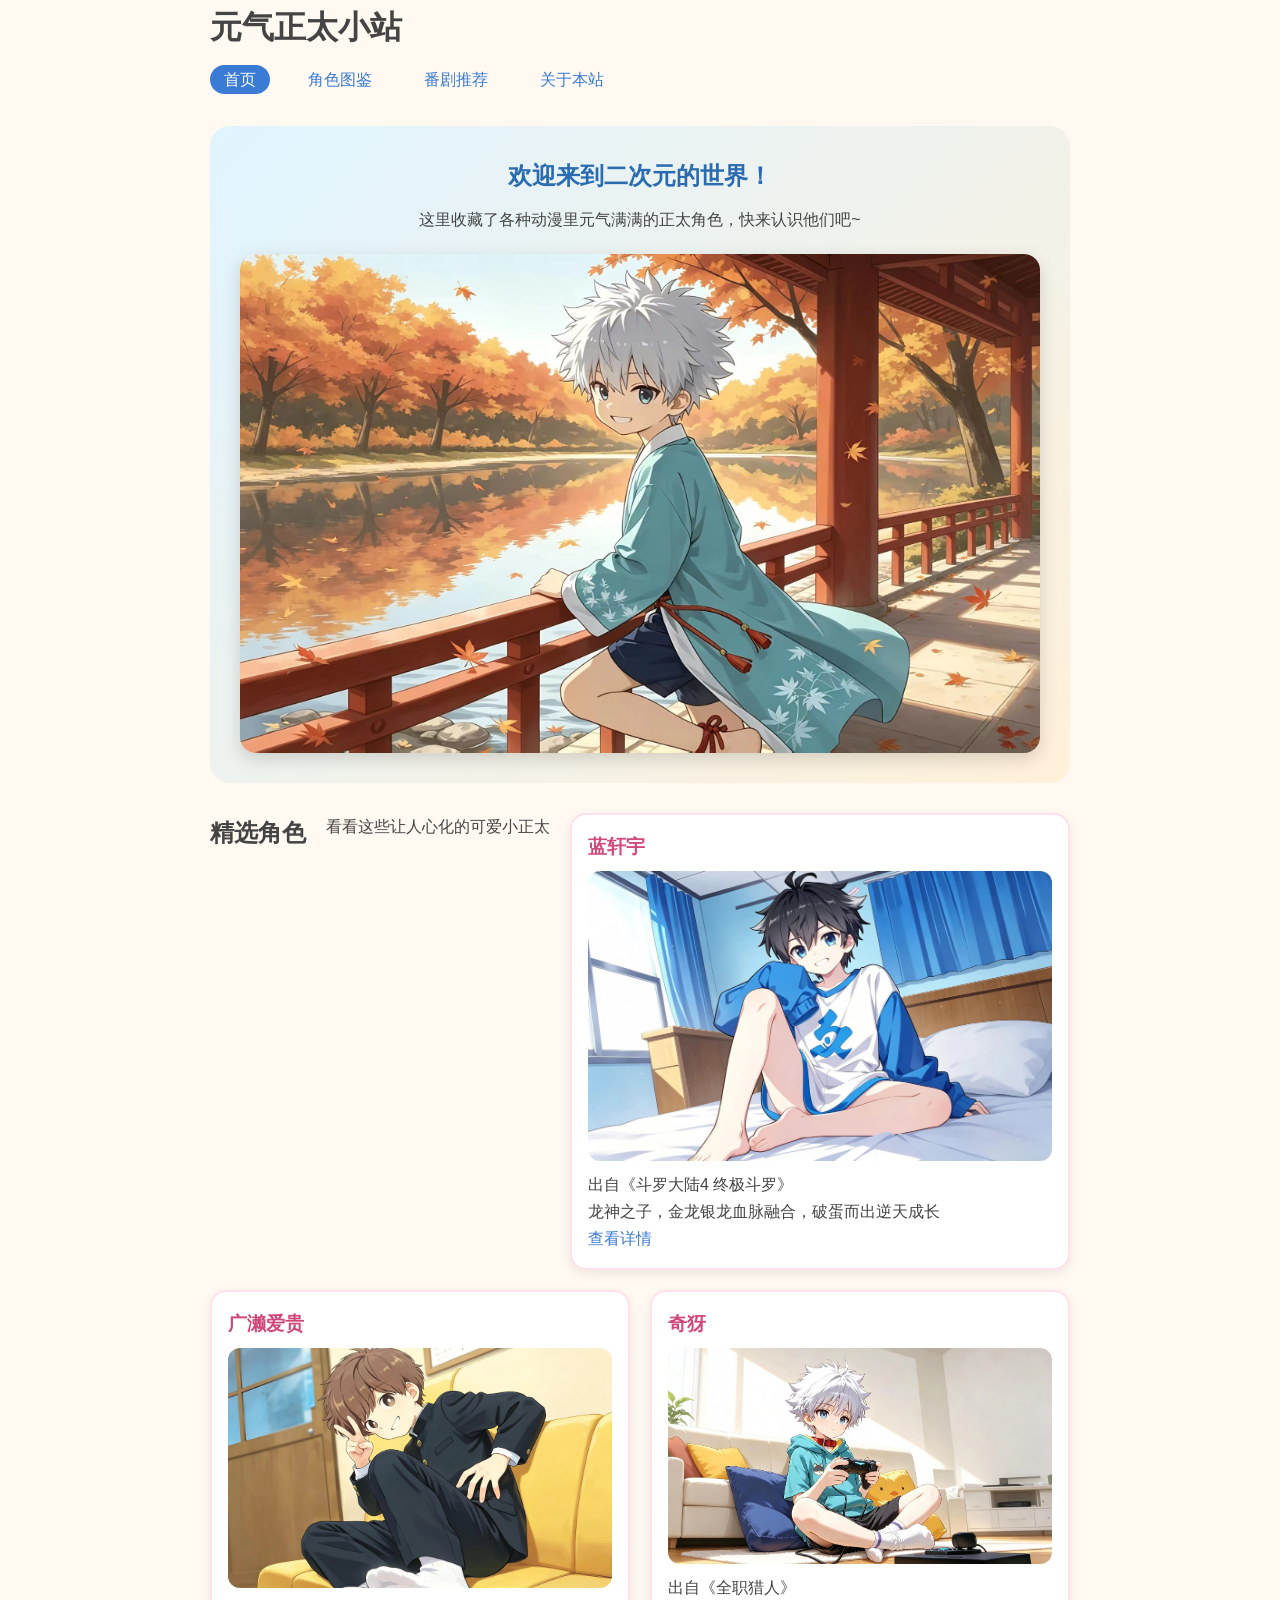
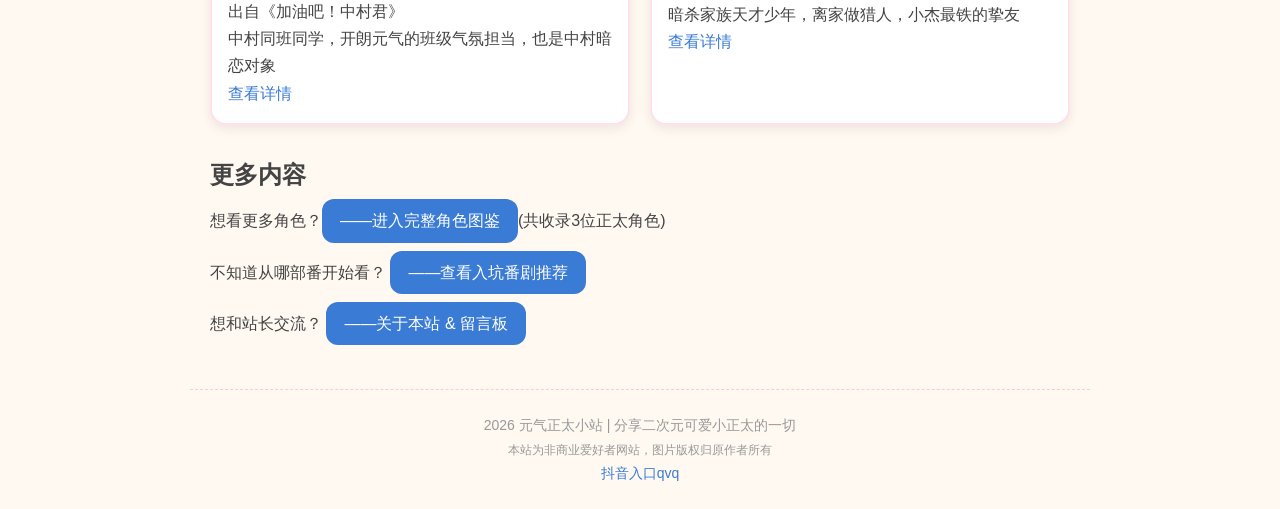
<file: index.html>
<!DOCTYPE html>
<html lang="zh-CN">
<head>
    <meta charset="UTF-8">
    <meta name="viewport" content="width=device-width, initial-scale=1.0">
    <title>元气正太小站</title>
    <link rel="stylesheet"href="css/style.css">
</head>
<body>
    <header>
        <h1>元气正太小站</h1> 
        <nav>
            <ul>
                <li><a href="#" class="current">首页</a></li>
                <li><a href="characters.html">角色图鉴</a></li>
                <li><a href="anime.html">番剧推荐</a></li>
                <li><a href="about.html">关于本站</a></li>
            </ul>
        </nav>
    </header>
    <main>
        <section class="hero">
            <h2>欢迎来到二次元的世界！</h2>
            <p>这里收藏了各种动漫里元气满满的正太角色，快来认识他们吧~</p>
            <img src="images/qiya01.jpg" alt="正太合集横幅">
            </section>
            <section class="featured">
                <h2>精选角色</h2>
                <p>看看这些让人心化的可爱小正太</p>
                <article>
                    <h3>蓝轩宇</h3>
                    <img src="images/lanxuanyu01.jpg" alt="蓝轩宇" >
                    <p>出自《斗罗大陆4 终极斗罗》</p>
                    <p>龙神之子，金龙银龙血脉融合，破蛋而出逆天成长</p>
                    <a href="pages/character-xuanyu.html">查看详情 </a>
                </article>

                <article>
                    <h3>广濑爱贵</h3>
                    <img src="images/guanglai01.jpg" alt="广濑爱贵" >
                    <p>出自《加油吧！中村君》</p>
                    <p>中村同班同学，开朗元气的班级气氛担当，也是中村暗恋对象</p>
                    <a href="pages/character-guanglai.html">查看详情</a>
                </article>

                <article>
                    <h3>奇犽</h3>
                    <img src="images/qiya02.jpg" alt="奇犽" >
                    <p>出自《全职猎人》</p>
                    <p>暗杀家族天才少年，离家做猎人，小杰最铁的挚友</p>
                    <a href="pages/character-qiya.html">查看详情</a>
                </article>
            </section>

            <section class="quick-nav">
                <h2>更多内容</h2>
                <p>想看更多角色？<a href="characters.html">——进入完整角色图鉴</a>(共收录3位正太角色)</p>
                <p>不知道从哪部番开始看？ <a href="anime.html">——查看入坑番剧推荐</a></p>
                <p>想和站长交流？ <a href="about.html">——关于本站 & 留言板</a></p>



            </section>
    </main>

    <footer>
        <p> 2026 元气正太小站 | 分享二次元可爱小正太的一切</p>
        <p><small>本站为非商业爱好者网站，图片版权归原作者所有</small></p>
        <a href="https://www.douyin.com/jingxuan">抖音入口qvq</a>
    </footer>
    
    
</body>
</html>
</file>
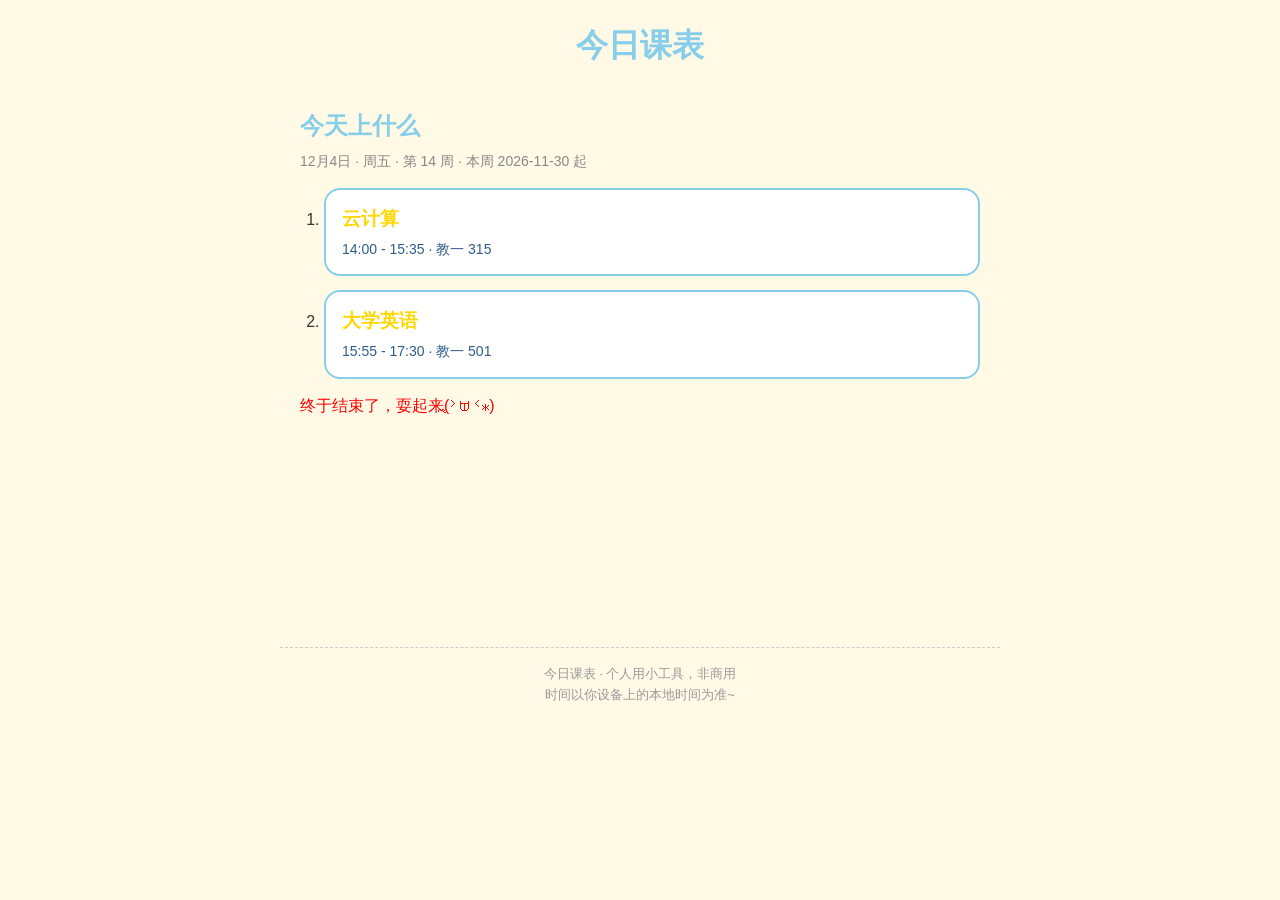
<file: today-schedule/index.html>
<!DOCTYPE html>
<html lang="zh-CN">
<head>
    <meta charset="UTF-8">
    <meta name="viewport" content="width=device-width, initial-scale=1.0">
    <title>今日课表</title>
    <link rel="stylesheet" href="css/style.css">
</head>
<body>
    <header>
        <h1>今日课表</h1>
    </header> 

    <main>
        <h2>今天上什么</h2>
        <p id="today-line">（日期待填）</p>

        <ol id="schedule-list" class="schedule-list">
            <li class="lesson">
                <h3>大学英语</h3>
                <p>08:20 - 09:55 · 教一 301</p>
            </li>
            <li class="lesson next">
                <h3>道德与法治</h3>
                <p>10:15 - 11:50 · 教一 205</p>
                <span class="badge">下一节</span>
            </li>
            <li class="lesson">
                <h3>网页设计与实践</h3>
                <p>14:00 - 15:35 · 教一 205</p>
            </li>
            <li class="lesson">
                <h3>体育</h3>
                <p>16:00 - 17:30 · 教一 205</p>
            </li>
        </ol>

        <p class="hint" id="hint">（状态提示待填）</p>
    </main>

    <footer>
        <p>今日课表 · 个人用小工具，非商用</p>
        <p>时间以你设备上的本地时间为准~</p>
    </footer>

    <script src="js/schedule.js"></script>
    
    
</body>
</html>
</file>
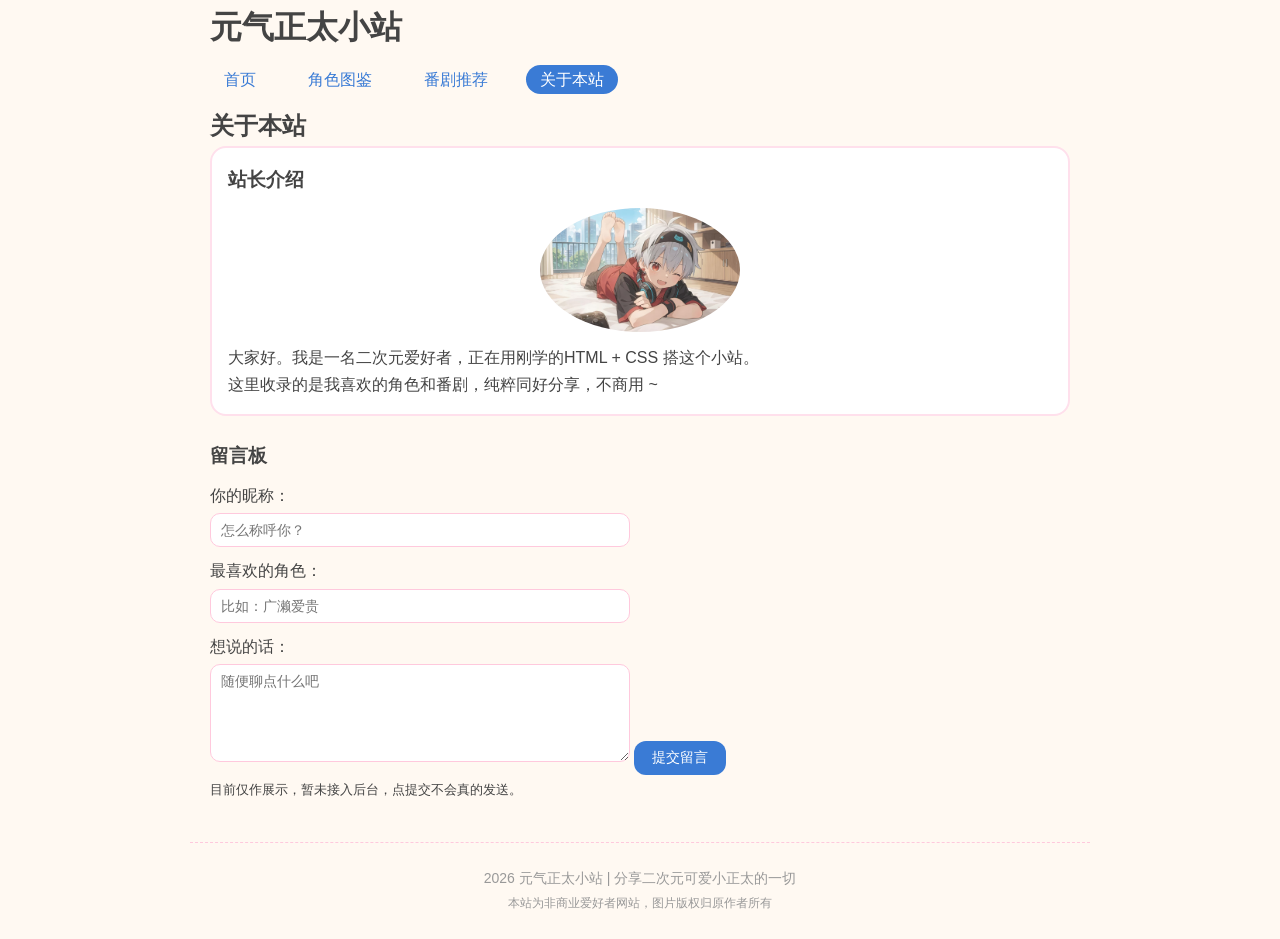
<file: about.html>
<!DOCTYPE html>
<html lang="zh-CN">
<head>
    <meta charset="UTF-8">
    <meta name="viewport" content="width=device-width, initial-scale=1.0">
    <title>关于本站 - 元气正太小站</title>
    <link rel="stylesheet"href="css/style.css">
</head>
<body>
    <header>
        <h1> 元气正太小站</h1>
        <nav>
            <ul>
                <li><a href="index.html">首页</a></li>
                <li><a href="characters.html" >角色图鉴</a></li>
                <li><a href="anime.html">番剧推荐</a></li>
                <li><a href="#" class="current">关于本站</a></li>
            </ul>
        </nav>
    </header>
    <main>
        <h2>关于本站</h2>

        <section class="about-me">
            <h3>站长介绍</h3>
            <img src="images/touxiang.jpg" alt="站长头像">
            <p>大家好。我是一名二次元爱好者，正在用刚学的HTML + CSS 搭这个小站。</p>
            <p>这里收录的是我喜欢的角色和番剧，纯粹同好分享，不商用 ~</p>
        </section>
        <section>
            <h3>留言板</h3>
            <form class="about-form" onsubmit="alert('不是，你还真填啊😝'); return false;">
                <label for="nickname">你的昵称：</label>
                <input type="text" id="nickname" placeholder="怎么称呼你？">

                <label for="favorite">最喜欢的角色：</label>
                <input type="text" id="favorite" placeholder="比如：广濑爱贵">

                <label for="message">想说的话：</label>
                <textarea type="text" id="message" rows="5" placeholder="随便聊点什么吧"></textarea>

                <button type="submit">提交留言</button>
            </form>
            <p><small>目前仅作展示，暂未接入后台，点提交不会真的发送。</small></p>
        </section>
    </main>

    <footer>
        <p> 2026 元气正太小站 | 分享二次元可爱小正太的一切</p>
        <p><small>本站为非商业爱好者网站，图片版权归原作者所有</small></p>
    </footer>
    
    
</body>
</html>
</file>
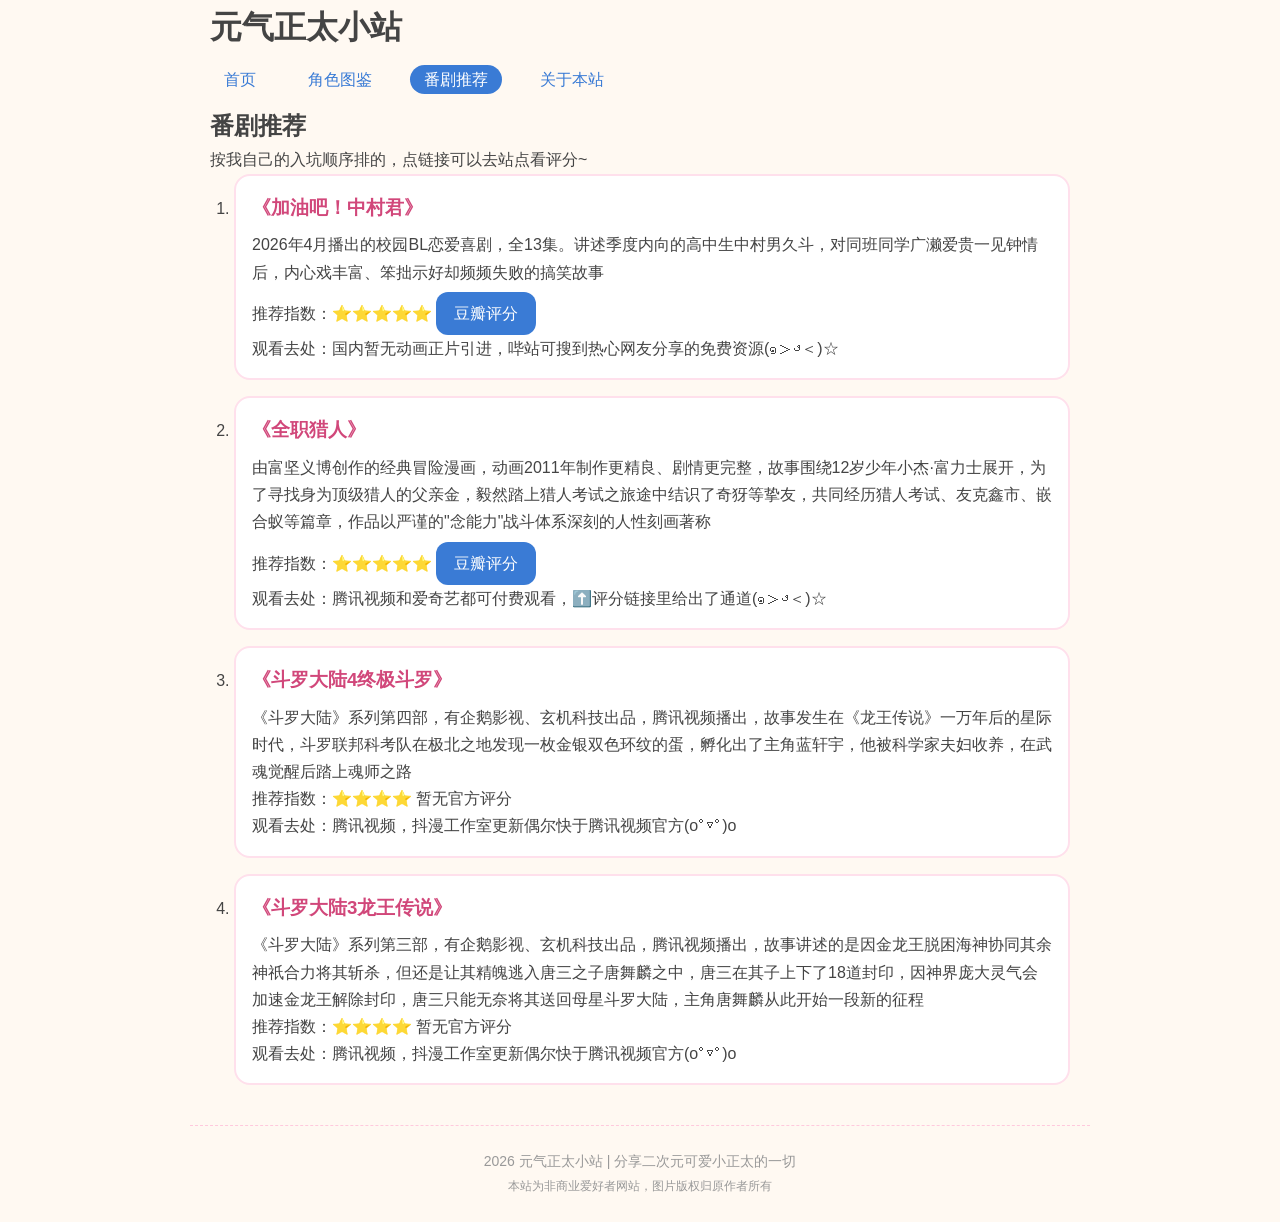
<file: anime.html>
<!DOCTYPE html>
<html lang="zh-CN">
<head>
    <meta charset="UTF-8">
    <meta name="viewport" content="width=device-width, initial-scale=1.0">
    <title>番剧推荐 - 元气正太小站</title>
    <link rel="stylesheet"href="css/style.css">
</head>
<body>
    <header>
        <h1>元气正太小站</h1>
        <nav>
            <ul>
                <li><a href="index.html">首页</a></li>
                <li><a href="characters.html" >角色图鉴</a></li>
                <li><a href="#" class="current">番剧推荐</a></li>
                <li><a href="about.html">关于本站</a></li>
            </ul>
        </nav>
    </header>
    <main>
        <h2>番剧推荐</h2>
        <p>按我自己的入坑顺序排的，点链接可以去站点看评分~</p>

        <ol class="anime-list">
            <li>
                <h3>《加油吧！中村君》</h3>
                <p>2026年4月播出的校园BL恋爱喜剧，全13集。讲述季度内向的高中生中村男久斗，对同班同学广濑爱贵一见钟情后，内心戏丰富、笨拙示好却频频失败的搞笑故事</p>
                <p>推荐指数：⭐⭐⭐⭐⭐     <a href="https://movie.douban.com/subject/37007231/" target="_blank">豆瓣评分</a></p>
                <p>观看去处：国内暂无动画正片引进，哔站可搜到热心网友分享的免费资源(๑＞ڡ＜)☆</p>
            </li>
            <li>
                <h3>《全职猎人》</h3>
                <p>由富坚义博创作的经典冒险漫画，动画2011年制作更精良、剧情更完整，故事围绕12岁少年小杰·富力士展开，为了寻找身为顶级猎人的父亲金，毅然踏上猎人考试之旅途中结识了奇犽等挚友，共同经历猎人考试、友克鑫市、嵌合蚁等篇章，作品以严谨的"念能力"战斗体系深刻的人性刻画著称</p>
                <p>推荐指数：⭐⭐⭐⭐⭐     <a href="https://movie.douban.com/subject/6748086/">豆瓣评分</a></p>
                <p>观看去处：腾讯视频和爱奇艺都可付费观看，⬆️评分链接里给出了通道(๑＞ڡ＜)☆</p>
            </li>
            <li>
                <h3>《斗罗大陆4终极斗罗》</h3>
                <p>《斗罗大陆》系列第四部，有企鹅影视、玄机科技出品，腾讯视频播出，故事发生在《龙王传说》一万年后的星际时代，斗罗联邦科考队在极北之地发现一枚金银双色环纹的蛋，孵化出了主角蓝轩宇，他被科学家夫妇收养，在武魂觉醒后踏上魂师之路</p>
                <p>推荐指数：⭐⭐⭐⭐ 暂无官方评分</a></p>
                <p>观看去处：腾讯视频，抖漫工作室更新偶尔快于腾讯视频官方(oﾟ▽ﾟ)o  </p>
            </li>
            <li>
                <h3>《斗罗大陆3龙王传说》</h3>
                <p>《斗罗大陆》系列第三部，有企鹅影视、玄机科技出品，腾讯视频播出，故事讲述的是因金龙王脱困海神协同其余神祇合力将其斩杀，但还是让其精魄逃入唐三之子唐舞麟之中，唐三在其子上下了18道封印，因神界庞大灵气会加速金龙王解除封印，唐三只能无奈将其送回母星斗罗大陆，主角唐舞麟从此开始一段新的征程</p>
                <p>推荐指数：⭐⭐⭐⭐ 暂无官方评分</a></p>
                <p>观看去处：腾讯视频，抖漫工作室更新偶尔快于腾讯视频官方(oﾟ▽ﾟ)o  </p>
            </li>
        </ol>
    </main>

    <footer>
        <p> 2026 元气正太小站 | 分享二次元可爱小正太的一切</p>
        <p><small>本站为非商业爱好者网站，图片版权归原作者所有</small></p>
    </footer>
    
    
</body>
</html>
</file>
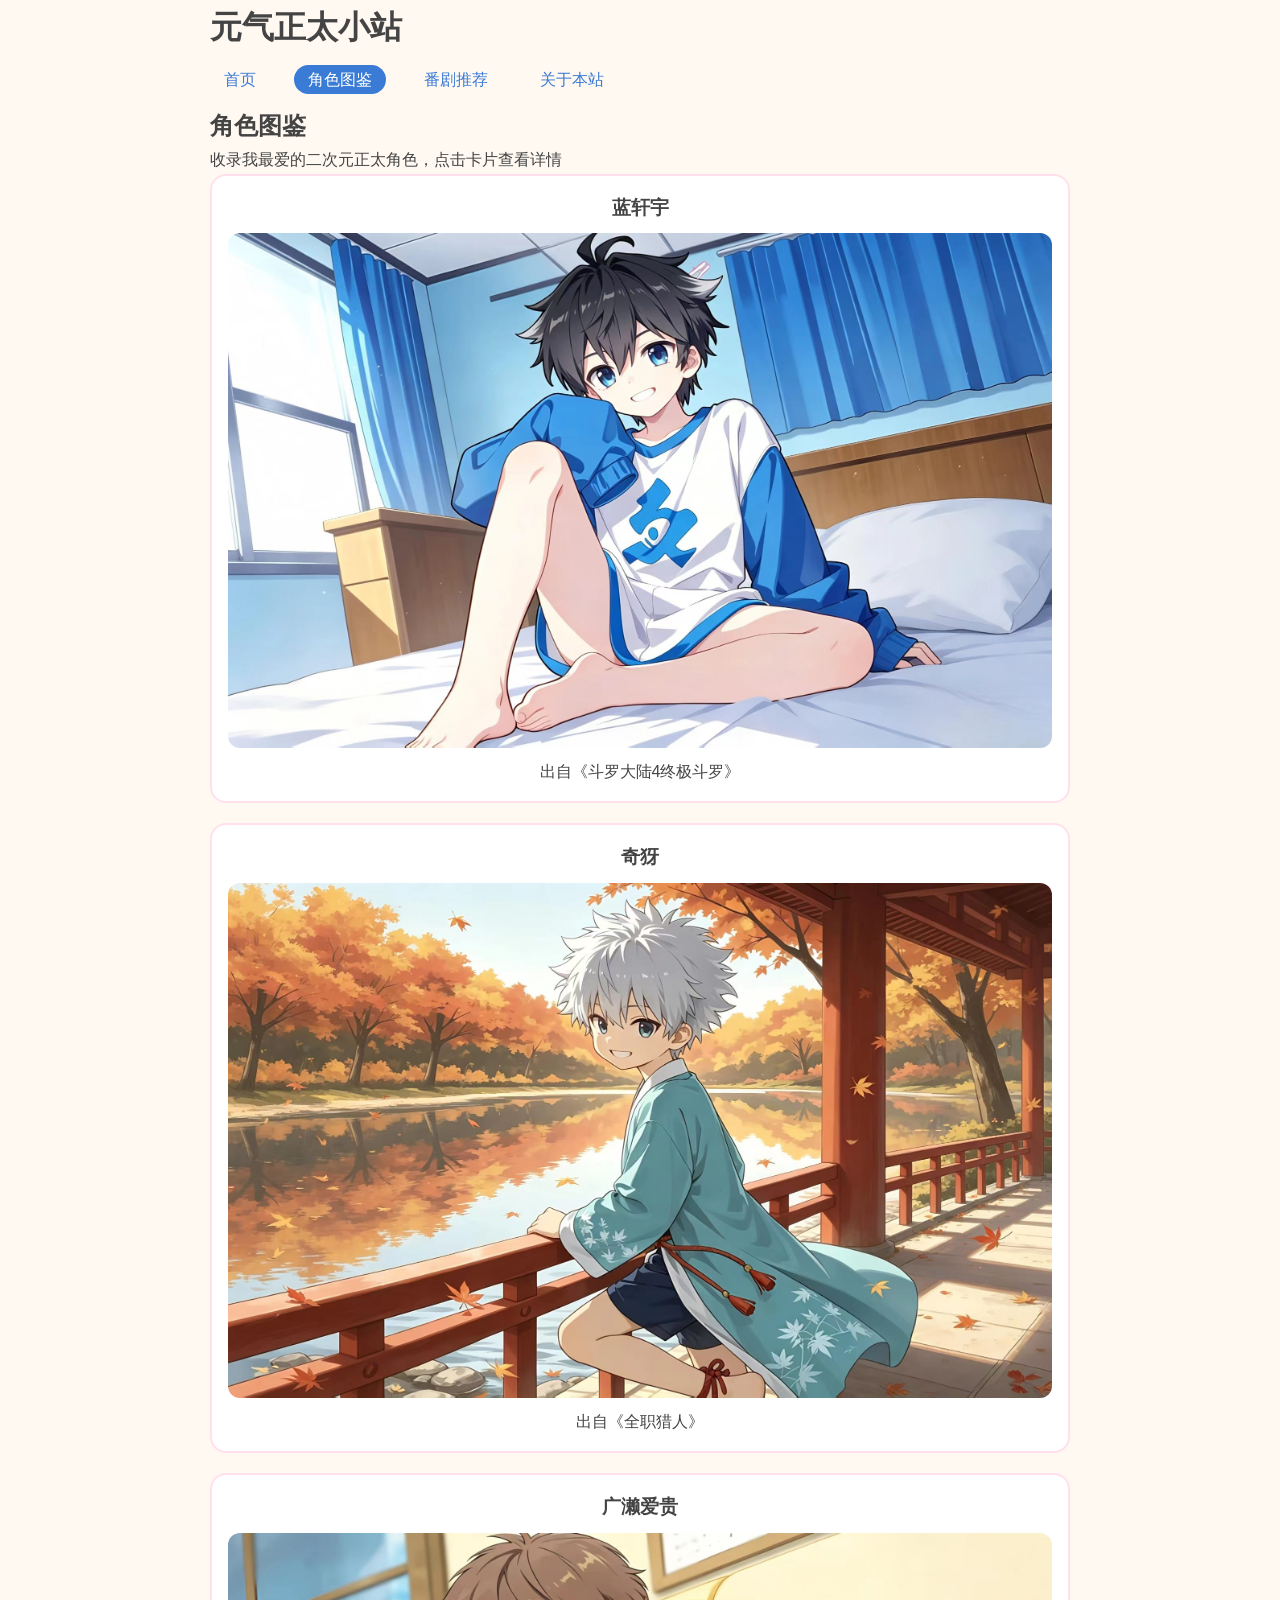
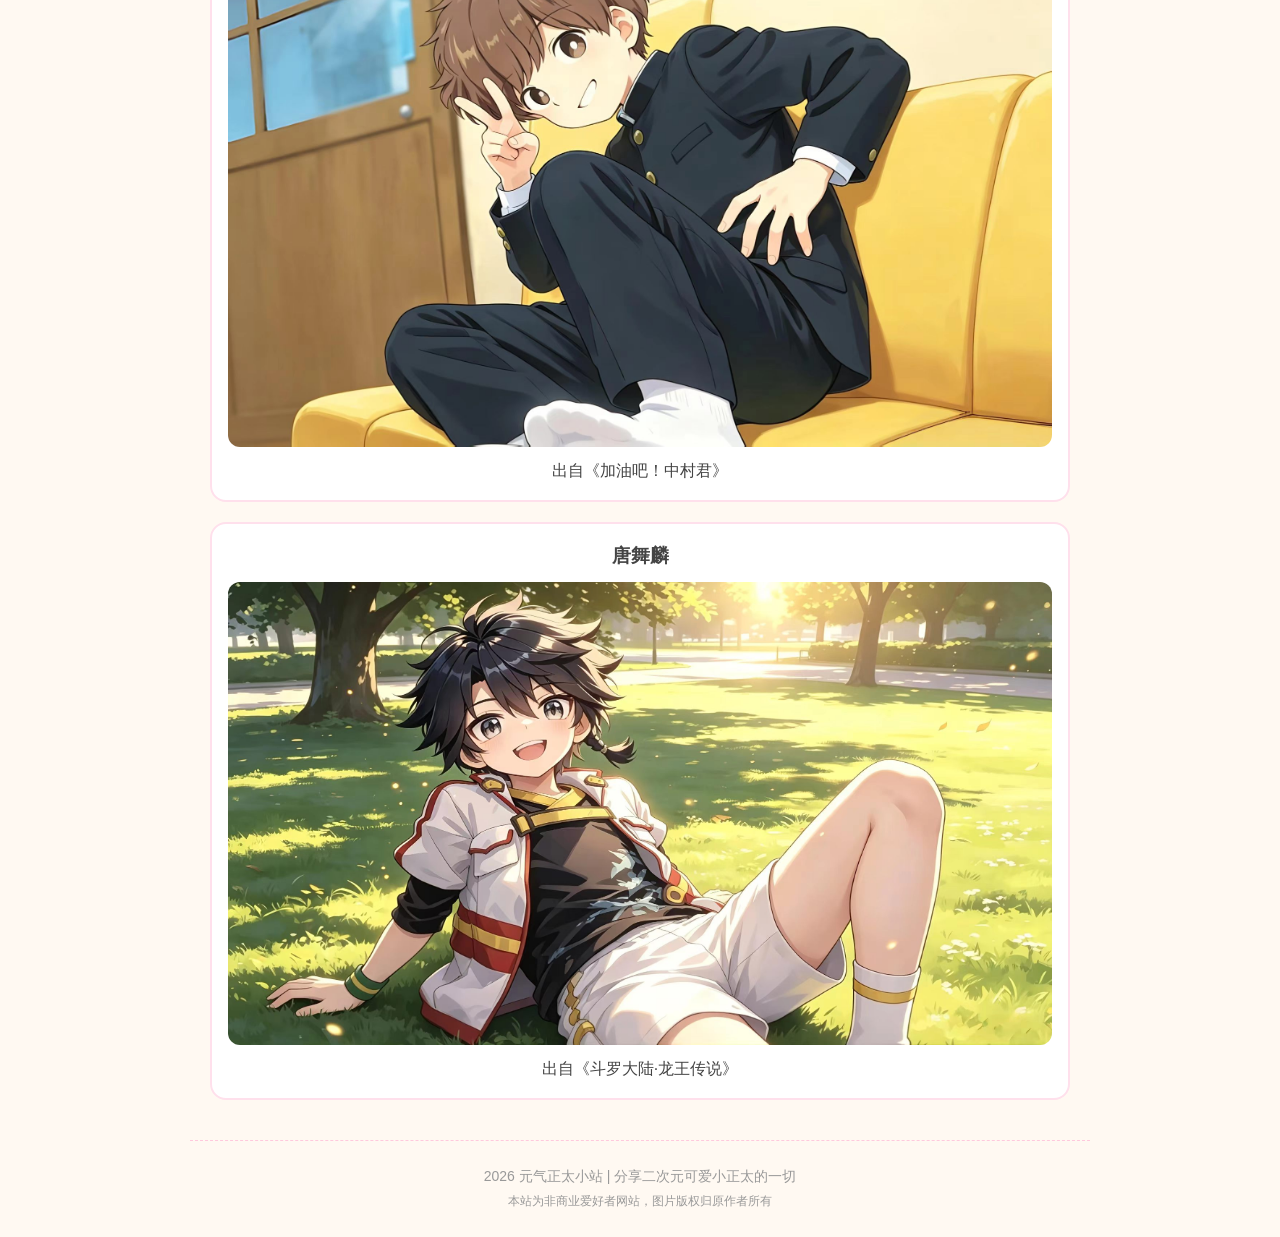
<file: characters.html>
<!DOCTYPE html>
<html lang="zh-CN">
<head>
    <meta charset="UTF-8">
    <meta name="viewport" content="width=device-width, initial-scale=1.0">
    <title>角色图鉴 - 元气正太小站</title>
    <link rel="stylesheet"href="css/style.css">
</head>
<body>
    <header>
        <h1>元气正太小站</h1>
        <nav>
            <ul>
                <li><a href="index.html">首页</a></li>
                <li><a href="characters.html" class="current">角色图鉴</a></li>
                <li><a href="anime.html">番剧推荐</a></li>
                <li><a href="about.html">关于本站</a></li>
            </ul>
        </nav>
    </header>
    <main>
        <h2>角色图鉴</h2>
        <p>收录我最爱的二次元正太角色，点击卡片查看详情</p>

        <article class="character-card">
            <h3>蓝轩宇</h3>
            <a href="pages/character-xuanyu.html"><img src="images/lanxuanyu01.jpg"alt="蓝轩宇"></a>
            <p>出自《斗罗大陆4终极斗罗》</p>

        </article>
        <article class="character-card">
            <h3>奇犽</h3>
            <a href="pages/character-qiya.html"><img src="images/qiya01.jpg"alt="奇犽"></a>
            <p>出自《全职猎人》</p>

        </article>
        <article class="character-card">
            <h3>广濑爱贵</h3>
            <a href="pages/character-guanglai.html"><img src="images/guanglai01.jpg"alt="广濑爱贵"></a>
            <p>出自《加油吧！中村君》</p>

        </article>
        <article class="character-card">
            <h3>唐舞麟</h3>
            <a href="pages/character-wulin.html"><img src="images/wulin02.jpg"alt="唐舞麟"></a>
            <p>出自《斗罗大陆·龙王传说》</p>

        </article>



    </main>

    <footer>
        <p> 2026 元气正太小站 | 分享二次元可爱小正太的一切</p>
        <p><small>本站为非商业爱好者网站，图片版权归原作者所有</small></p>
    </footer>
    
    
</body>
</html>
</file>
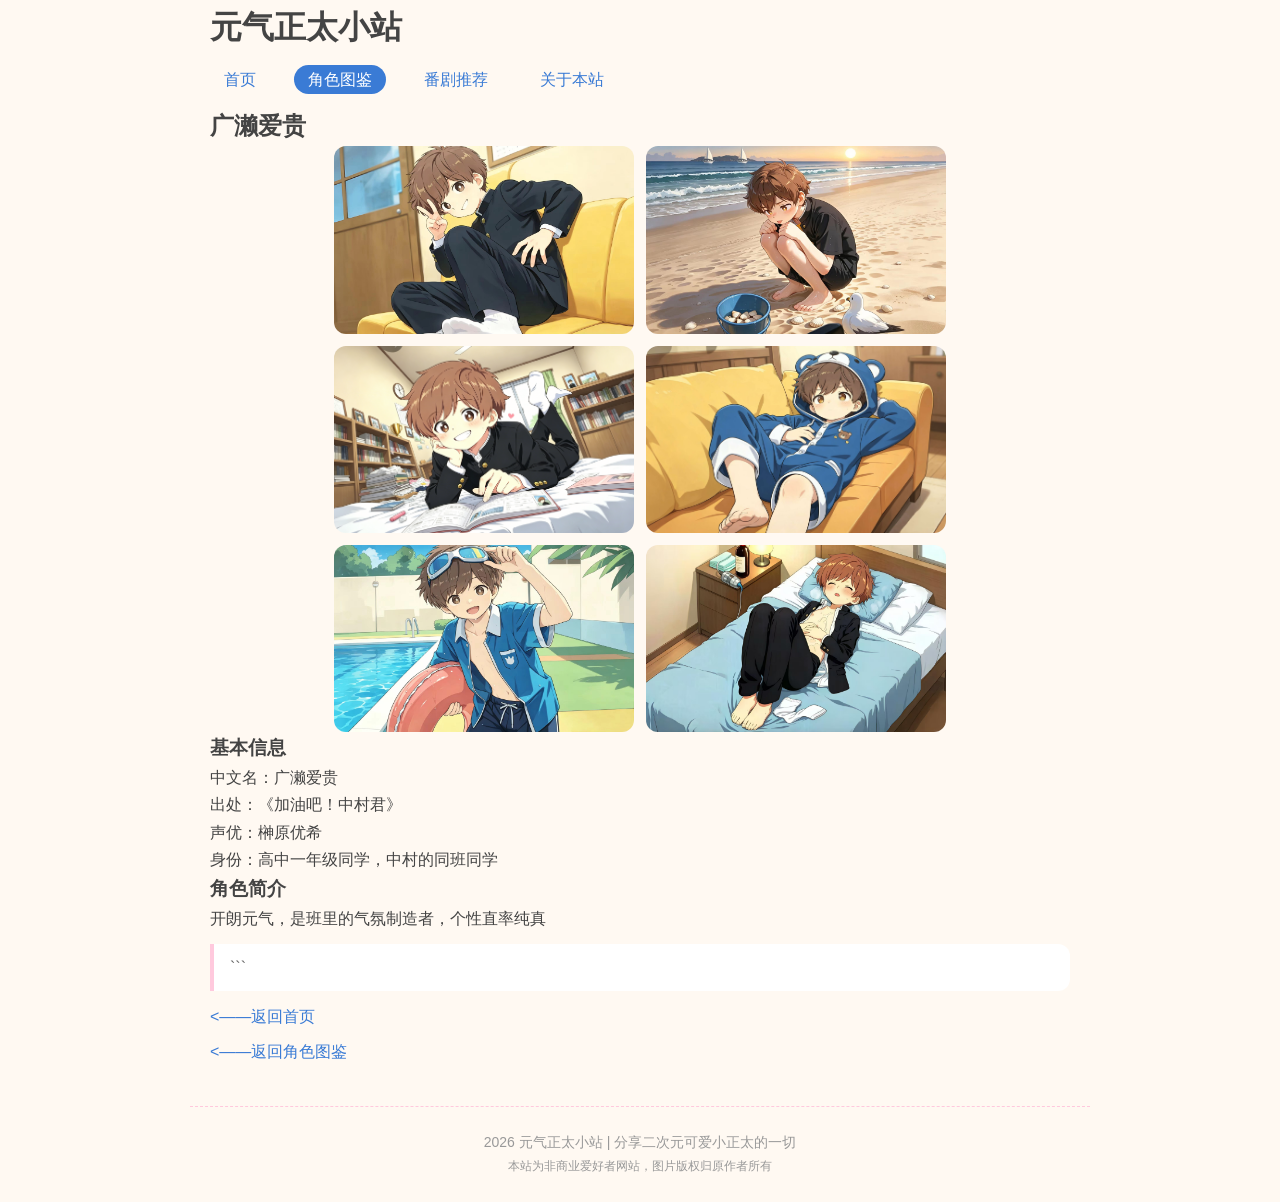
<file: pages/character-guanglai.html>
<!DOCTYPE html>
<html lang="zh-CN">
<head>
    <meta charset="UTF-8">
    <meta name="viewport" content="width=device-width, initial-scale=1.0">
    <title>广濑爱贵 - 元气正太小站</title>
    <link rel="stylesheet"href="../css/style.css">
</head>
<body>
    <header>
        <h1>元气正太小站</h1>
        <nav>
            <ul>
                <li><a href="../index.html">首页</a></li>
                <li><a href="../characters.html" class="current">角色图鉴</a></li>
                <li><a href="../anime.html">番剧推荐</a></li>
                <li><a href="../about.html">关于本站</a></li>
            </ul>
        </nav>
    </header>
    <main>
        <h2>广濑爱贵</h2>
        <div class="gallery">
            <img src="../images/guanglai01.jpg" alt="广濑爱贵">
            <img src="../images/guanglai03.jpg" alt="广濑爱贵">
            <img src="../images/guanglai04.png" alt="广濑爱贵">
            <img src="../images/guanglai05.png" alt="广濑爱贵">
            <img src="../images/guanglai06.jpg" alt="广濑爱贵">
            <img src="../images/guanglai07.jpg" alt="广濑爱贵">
        </div>
        <h3>基本信息</h3>
        <ul>
            <li>中文名：广濑爱贵</li>
            <li>出处：《加油吧！中村君》</li>
            <li>声优：榊原优希</li>
            <li>身份：高中一年级同学，中村的同班同学</li>
        </ul>
        <h3>角色简介</h3>
        <p>开朗元气，是班里的气氛制造者，个性直率纯真</p>
        <blockquote>```</blockquote>
        <a class="back" href="../index.html"><——返回首页</a>
        <a class="back" href="../characters.html"><——返回角色图鉴</a>
        
    </main>
    

    <footer>
        <p> 2026 元气正太小站 | 分享二次元可爱小正太的一切</p>
        <p><small>本站为非商业爱好者网站，图片版权归原作者所有</small></p>
    </footer>
    
    
</body>
</html>
</file>
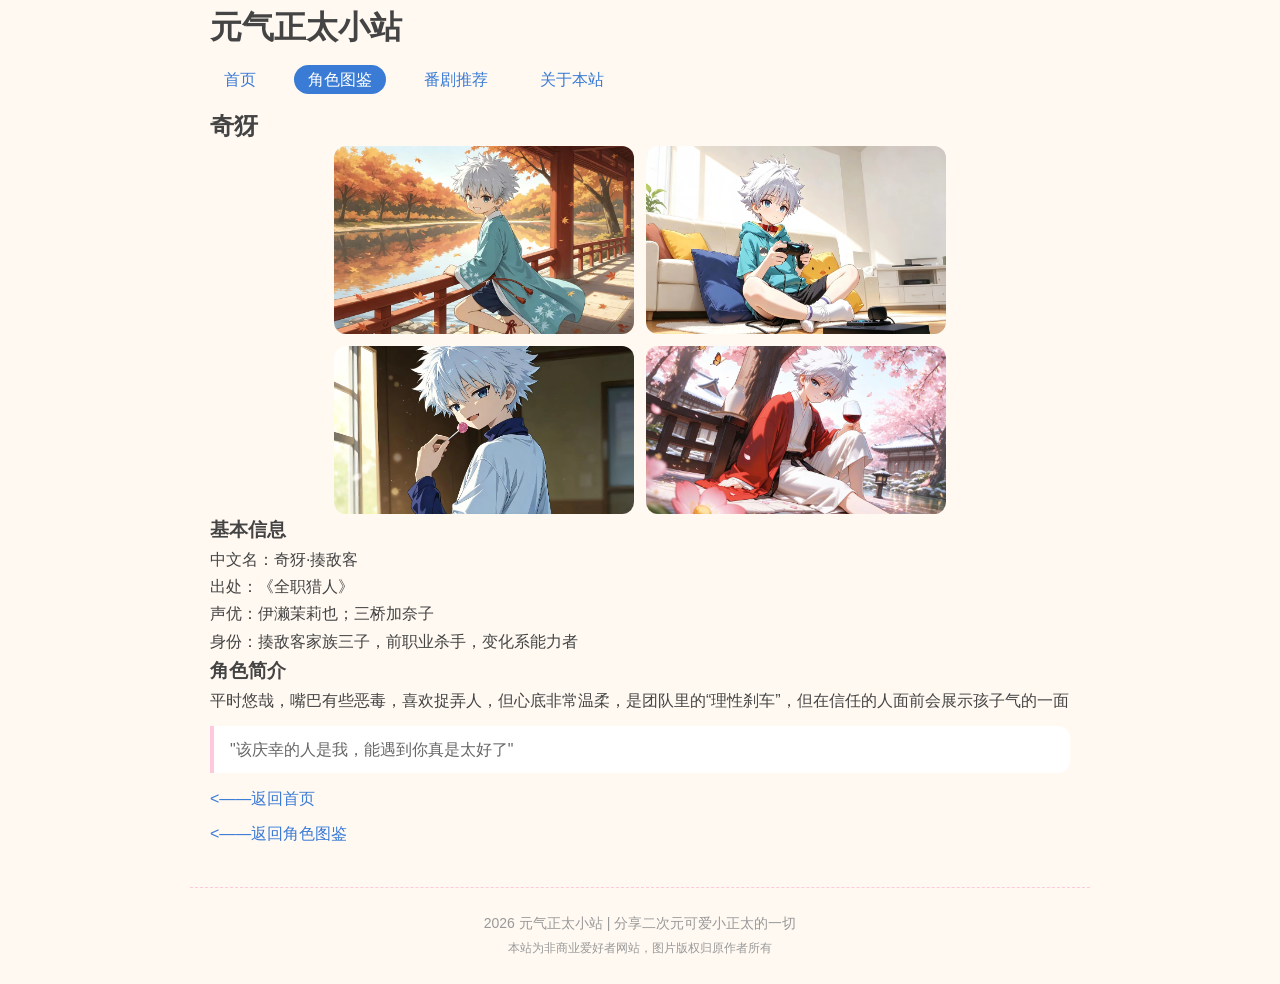
<file: pages/character-qiya.html>
<!DOCTYPE html>
<html lang="zh-CN">
<head>
    <meta charset="UTF-8">
    <meta name="viewport" content="width=device-width, initial-scale=1.0">
    <title>奇犽 - 元气正太小站</title>
    <link rel="stylesheet"href="../css/style.css">
</head>
<body>
    <header>
        <h1>元气正太小站</h1>
        <nav>
            <ul>
                <li><a href="../index.html">首页</a></li>
                <li><a href="#" class="current">角色图鉴</a></li>
                <li><a href="../anime.html">番剧推荐</a></li>
                <li><a href="../about.html">关于本站</a></li>
            </ul>
        </nav>
    </header>
    <main>
        
        <h2>奇犽</h2>
        <div class="gallery">
            <img src="../images/qiya01.jpg" alt="奇犽">
            <img src="../images/qiya02.jpg" alt="奇犽">
            <img src="../images/qiya03.jpg" alt="奇犽">
            <img src="../images/qiya04.jpg" alt="奇犽">
        
        </div>
        <h3>基本信息</h3>
        <ul>
            <li>中文名：奇犽·揍敌客<li>
            <li>出处：《全职猎人》</li>
            <li>声优：伊濑茉莉也；三桥加奈子</li>
            <li>身份：揍敌客家族三子，前职业杀手，变化系能力者</li>
        </ul>
        <h3>角色简介</h3>
        <p>平时悠哉，嘴巴有些恶毒，喜欢捉弄人，但心底非常温柔，是团队里的“理性刹车”，但在信任的人面前会展示孩子气的一面</p>
        <blockquote>"该庆幸的人是我，能遇到你真是太好了"</blockquote>
        <a class="back" href="../index.html"><——返回首页</a>
        <a class="back" href="../characters.html"><——返回角色图鉴</a>
        
    </main>
    

    <footer>
        <p> 2026 元气正太小站 | 分享二次元可爱小正太的一切</p>
        <p><small>本站为非商业爱好者网站，图片版权归原作者所有</small></p>
    </footer>
    
    
</body>
</html>
</file>
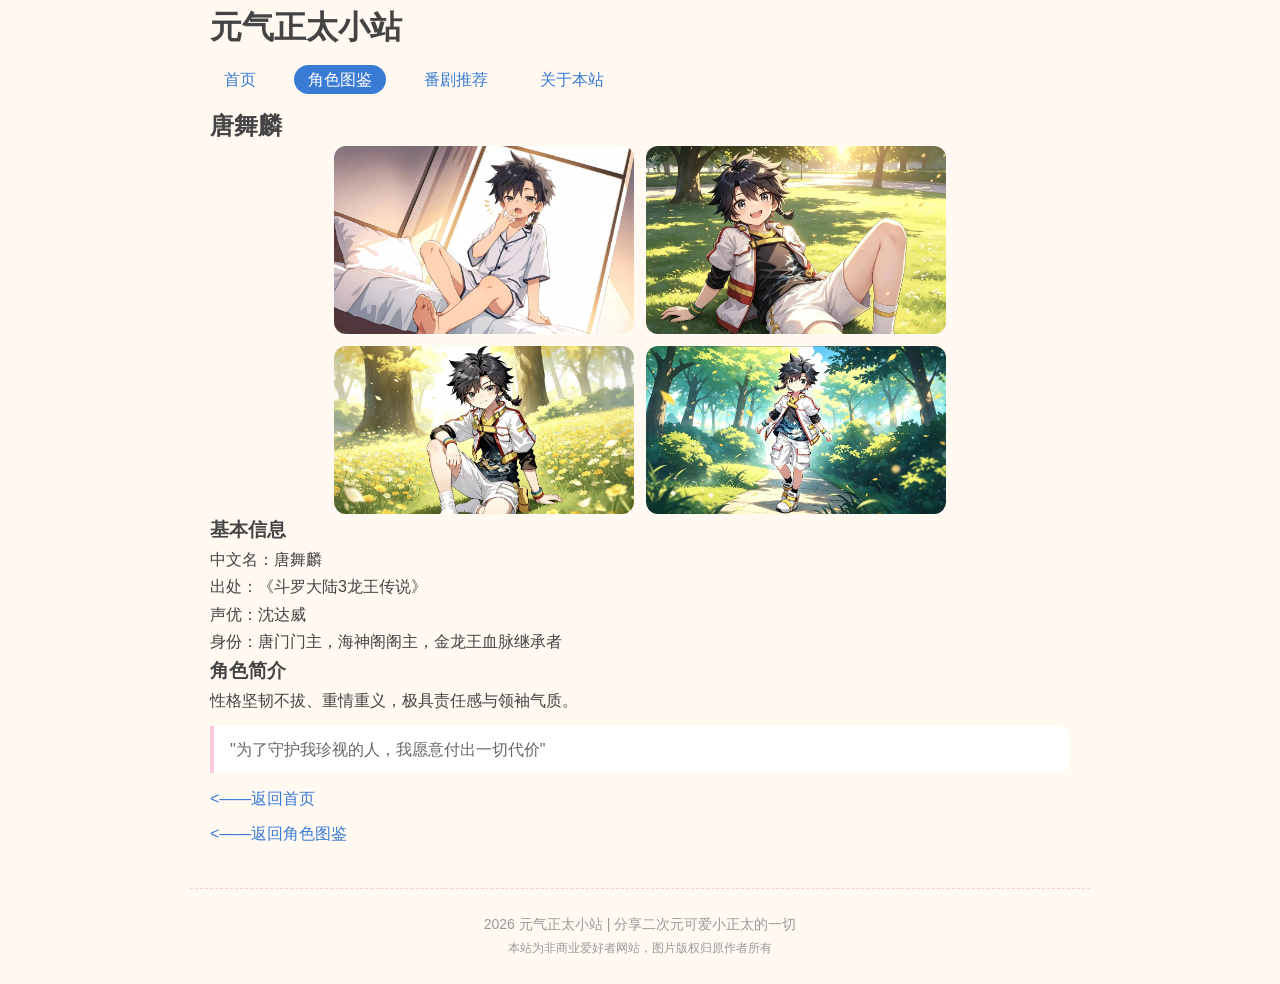
<file: pages/character-wulin.html>
<!DOCTYPE html>
<html lang="zh-CN">
<head>
    <meta charset="UTF-8">
    <meta name="viewport" content="width=device-width, initial-scale=1.0">
    <title>唐舞麟 - 元气正太小站</title>
    <link rel="stylesheet"href="../css/style.css">
</head>
<body>
    <header>
        <h1>元气正太小站</h1>
        <nav>
            <ul>
                <li><a href="../index.html">首页</a></li>
                <li><a href="#" class="current">角色图鉴</a></li>
                <li><a href="../anime.html">番剧推荐</a></li>
                <li><a href="../about.html">关于本站</a></li>
            </ul>
        </nav>
    </header>
    <main>
        <h2>唐舞麟</h2>
        <div class="gallery">
            <img src="../images/wulin01.jpg" alt="唐舞麟">
            <img src="../images/wulin02.jpg" alt="唐舞麟">
            <img src="../images/wulin03.jpg" alt="唐舞麟">
            <img src="../images/wulin04.jpg" alt="唐舞麟">

        
        </div>
        <h3>基本信息</h3>
        <ul>
            <li>中文名：唐舞麟<li>
            <li>出处：《斗罗大陆3龙王传说》</li>
            <li>声优：沈达威</li>
            <li>身份：唐门门主，海神阁阁主，金龙王血脉继承者</li>
        </ul>
        <h3>角色简介</h3>
        <p>性格坚韧不拔、重情重义，极具责任感与领袖气质。</p>
        <blockquote>"为了守护我珍视的人，我愿意付出一切代价"</blockquote>
        <a class="back" href="../index.html"><——返回首页</a>
        <a class="back" href="../characters.html"><——返回角色图鉴</a>
    </main>
    

    <footer>
        <p> 2026 元气正太小站 | 分享二次元可爱小正太的一切</p>
        <p><small>本站为非商业爱好者网站，图片版权归原作者所有</small></p>
    </footer>
    
    
</body>
</html>
</file>
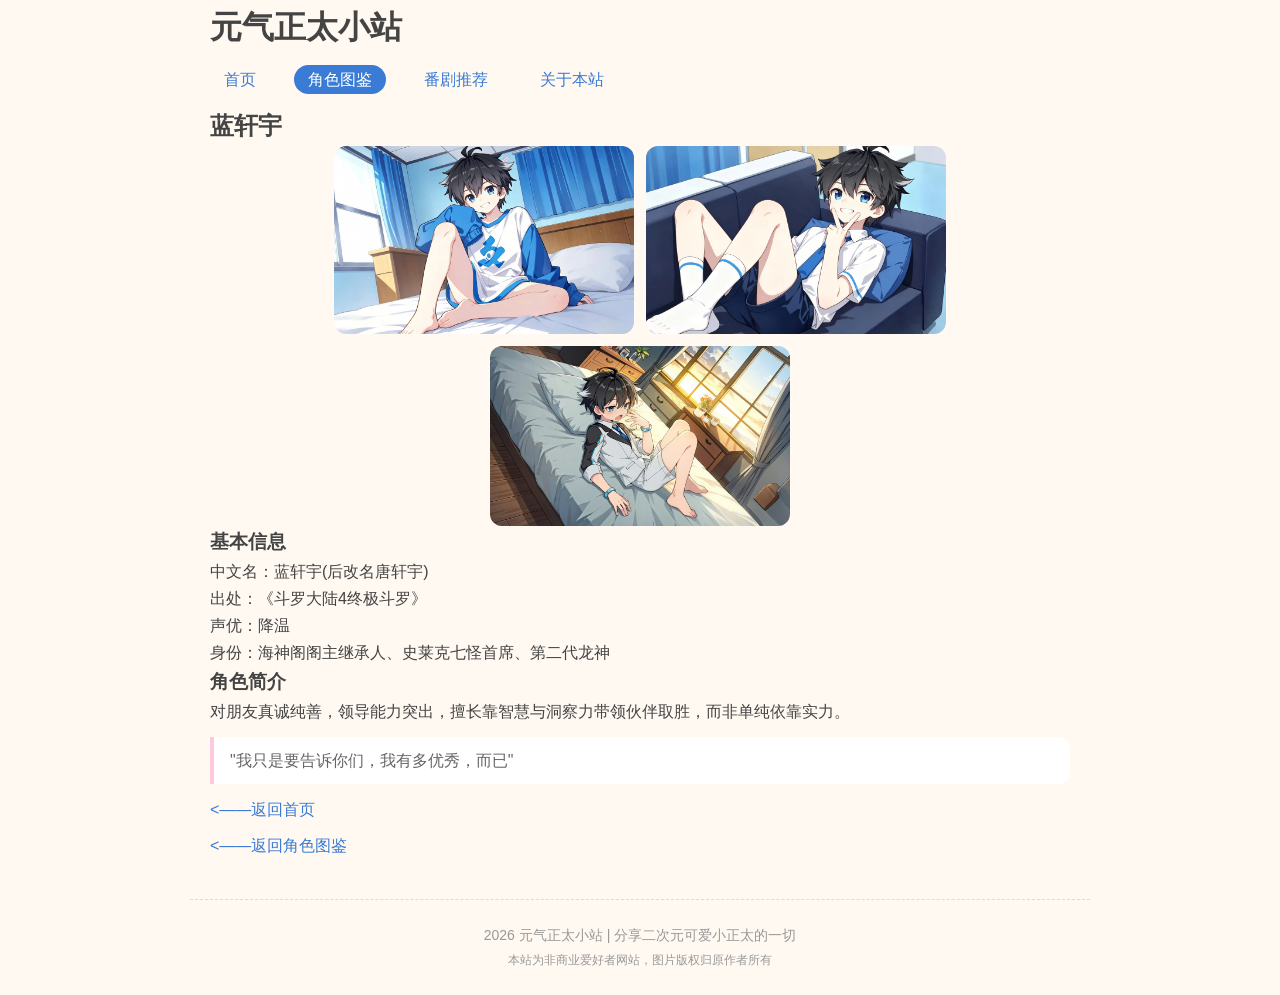
<file: pages/character-xuanyu.html>
<!DOCTYPE html>
<html lang="zh-CN">
<head>
    <meta charset="UTF-8">
    <meta name="viewport" content="width=device-width, initial-scale=1.0">
    <title>蓝轩宇 - 元气正太小站</title>
    <link rel="stylesheet"href="../css/style.css">
</head>
<body>
    <header>
        <h1>元气正太小站</h1>
        <nav>
            <ul>
                <li><a href="../index.html">首页</a></li>
                <li><a href="#" class="current">角色图鉴</a></li>
                <li><a href="../anime.html">番剧推荐</a></li>
                <li><a href="../about.html">关于本站</a></li>
            </ul>
        </nav>
    </header>
    <main>
        <h2>蓝轩宇</h2>
        <div class="gallery">
            <img src="../images/lanxuanyu01.jpg" alt="蓝轩宇">
            <img src="../images/xuanyu02.jpg" alt="蓝轩宇">
            <img src="../images/xunyu03.jpg" alt="蓝轩宇">
        
        </div>
        <h3>基本信息</h3>
        <ul>
            <li>中文名：蓝轩宇(后改名唐轩宇)<li>
            <li>出处：《斗罗大陆4终极斗罗》</li>
            <li>声优：降温</li>
            <li>身份：海神阁阁主继承人、史莱克七怪首席、第二代龙神</li>
        </ul>
        <h3>角色简介</h3>
        <p>对朋友真诚纯善，领导能力突出，擅长靠智慧与洞察力带领伙伴取胜，而非单纯依靠实力。</p>
        <blockquote>"我只是要告诉你们，我有多优秀，而已"</blockquote>
        <a class="back" href="../index.html"><——返回首页</a>
        <a class="back" href="../characters.html"><——返回角色图鉴</a>
    </main>
    

    <footer>
        <p> 2026 元气正太小站 | 分享二次元可爱小正太的一切</p>
        <p><small>本站为非商业爱好者网站，图片版权归原作者所有</small></p>
    </footer>
    
    
</body>
</html>
</file>
<file: css/style.css>
*{margin: 0;padding: 0;box-sizing: border-box;}

ul {list-style: none;}   /*去掉导航的小圆点 */
a {text-decoration: none; color: #3a7bd5;}  /*去掉下划线*/
img { max-width: 100%; height: auto; display: block;}   /*图片不溢出*/

body {
    font-family: "Microsoft YaHei","WenQuanYi Micro Hei",sans-serif;
    background: #fff9f2;
    color: #444;
    line-height: 1.7;
}
header,main,footer {
    max-width: 900px;
    margin: 0 auto;
    padding: 0 20px;
}
nav ul {
    display: flex;
    gap: 24px;
    padding: 12px 0;
}
nav a {
    padding: 6px 14px;
    border-radius: 20px;
}
nav a:hover {background: #ffd9e6; color: #d1477a;}
nav a.current {background: #3a7bd5; color: #fff;}
.hero {
    background: linear-gradient(135deg,#e0f4ff,#fff0d9);
    border-radius: 20px;
    padding: 30px;
    text-align: center;
    margin: 20px 0;
}

.hero h2 { color: #2b6cb0; margin-bottom: 10px;}

.hero img {
    margin: 20px auto 0;
    border-radius: 16px;
    box-shadow: 0 6px 18px rgba(0, 0, 0, .15);
}
.featured {
    display: flex;
    flex-wrap: wrap;
    gap: 20px;
    margin: 30px 0;
}

.featured > h2, .featured > p { width: 100;}

.featured article {
    flex: 1 1 260px;
    background: #fff;
    border: 2px solid #ffe0ec;
    border-radius: 16px;
    padding: 16px;
    box-shadow: 0 4px 12px rgba(0, 0, 0, .08);
}

.featured article img { border-radius: 12px; margin-bottom: 10px;}
.featured h3 { color: #d1477a; margin-bottom: 8px;}
.quick-nav { margin: 30px 0;}

.quick-nav a {
    display: inline-block;
    background: #3a7bd5;
    color: #fff;
    padding: 8px 18px;
    border-radius: 12px;
    margin: 4px 0;
}

.quick-nav a:hover {background: #d1477a;}

footer {
    border-top: 1px dashed #ffc9dd;
    text-align: center;
    color: #999;
    font-size: 14px;
    padding: 24px 0;
    margin-top: 40px;
}
.character-card {
    background: #fff;
    border: 2px solid #ffe0ec;
    border-radius: 16px;
    padding: 16px;
    margin-bottom: 20px;
    text-align: center;
}
.character-card img {
    border-radius: 12px;
    margin: 10px auto;
}
.character-card a:hover img {
    opacity: 0.85;
}
.gallery {
    display: flex;
    flex-wrap: wrap;
    gap: 12px;
    justify-content: center;
}
.gallery img {
    max-width: 300px;
    border-radius: 12px;
}
blockquote {
    background: #fff;
    border-left: 4px solid #ffc9dd;
    padding: 10px 16px;
    border-radius: 0 12px 12px 0;
    color: #666;
    margin: 12px 0;
}
.anime-list { padding-left: 24px;}

.anime-list li {
    background: #fff;
    border: 2px solid #ffe0ec;
    border-radius: 16px;
    padding: 16px;
    margin-bottom: 16px;
}

.anime-list h3 { color:#d1477a; margin-bottom: 8px;}
.anime-list a {
    display: inline-block;
    background: #3a7bd5;
    color: #fff;
    padding: 8px 18px;
    border-radius: 12px;
    margin-top: 6px;
}
.anime-list a:hover { background: #d1477a;}

.about-form label {
    display: block;
    margin: 10px 0 4px;
}

.about-form input,.about-form textarea,.about-form button {
    font-family: inherit;
    font-size: 14px;
}

.about-form input,.about-form textarea {
    width: 100%;
    max-width: 420px;
    padding: 8px 10px;
    border: 1px solid #ffc9dd;
    border-radius: 10px;
}

.about-form button {
    margin-top: 12px;
    background: #3a7bd5;
    color: #fff;
    border: none;
    padding: 8px 18px;
    border-radius: 12px;
    cursor: pointer;
}

.about-form button:hover {background: #d1477a;}

.about-me {
    background: #fff;
    border: 2px solid #ffe0ec;
    border-radius: 16px;
    padding: 16px;
    margin-bottom: 24px;
}

.about-me img {
    max-width: 200px;
    object-fit: cover;
    border-radius: 50%;
    margin: 12px auto;
}
.back{
    display: block;
    margin-bottom: 8px;
}

@media (max-width: 600px) {
    header, main, footer { padding:0 14px; }

    nav ul{ flex-wrap: wrap; gap: 10px; }

    .hero { padding: 18px; }
    .hero h2 { font-size: 22px; }

    .featured article { flex: 1 1 100%; }
    .gallery img { max-width: 100%; }

    .character-card,.anime-list li { padding: 12px; }

    .about-form input,
    .about-form textarea {max-width: 100%; }

    .anime-list { padding-left: 20px;}
}
</file>
<file: today-schedule/css/style.css>
*{margin: 0; padding: 0; box-sizing: border-box;}

body {
    font-family: "Microsoft YaHei","WenQuanYiMicro Hei",sans-serif;
    background: #fff9e6;
    color: #333;
    line-height: 1.6;
}

header,main,footer {
    max-width: 720px;
    margin: 0 auto;
    padding: 0 20px;
}

header h1 {
    text-align: center;
    padding: 20px 0;
    color: #87ceeb;
}

main { min-height: 60vh; padding-bottom: 30px;}
main h2 { color: #87ceeb; margin: 16px 0 4px; }

#today-line { color: #888; font-size: 14px; margin-bottom: 16px;}

.schedule-list { padding-left: 24px;}

.lesson {
    background: #fff;
    border: 2px solid #87ceeb;
    border-radius: 16px;
    padding: 14px 16px;
    margin-bottom: 14px;
    position: relative;
}

.lesson h3 { color: #ffd700; margin-bottom: 4px;}
.lesson p { color: #2f5d8a; font-size: 14px;}

.lesson.next {
    border-color: #d1477a;
    box-shadow: 0 0 0 3px #ffe0ec;
}

.badge {
    display: inline-block;
    background: #d1477a;
    color: #fff;
    font-size: 12px;
    padding: 2px 10px;
    border-radius: 10px;
    margin-top: 8px;
}

.hint { color: #FF0000; font-size: 16px; margin-top: 8px;}

footer {
    border-top: 1px dashed #ccc;
    text-align: center;
    color: #999;
    font-size: 13px;
    padding: 16px 20px;
}

@media(max-width: 600px) {
    header,main,footer { padding: 0 14px;}

    main h2 { font-size: 20px;}

    #today-line { font-size: 15px;}

    .schedule-list {padding-left: 20px;}

    .lesson { padding-left: 14px; padding-right: 14px;}

    .lesson h3 { font-size: 17px;}
    .lesson p { font-size: 15px;}

    .badge {font-size: 13px;}

    .hint { font-size: 14px;}
    footer { font-size: 14px;}
}
</file>
